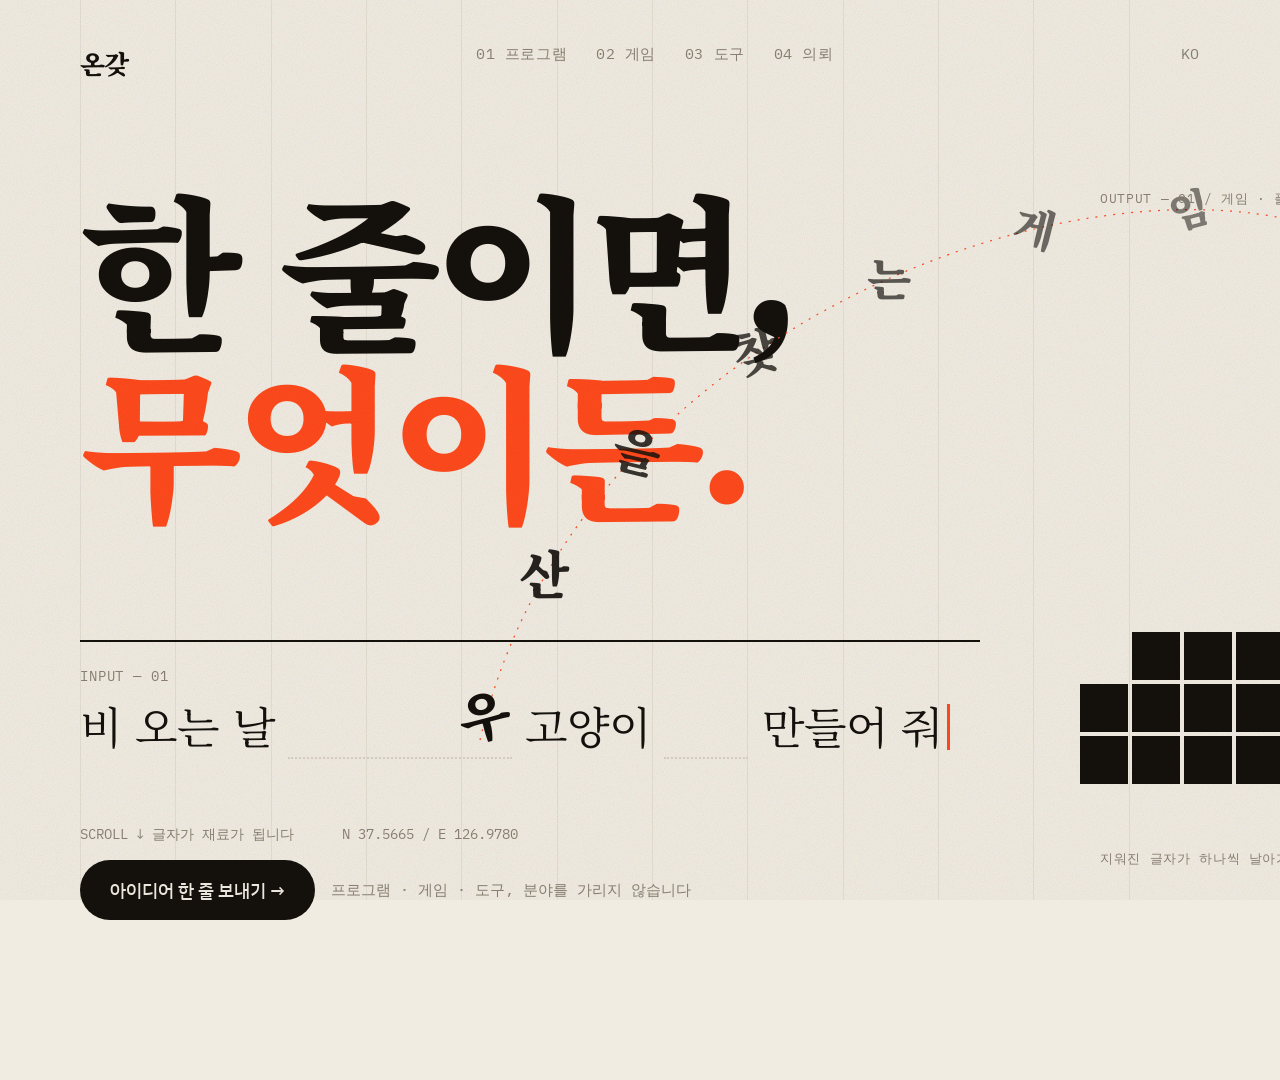
<file: templates/ai-startup-section/stage1/dir/mock-a.html>
<!doctype html>
<html lang="ko"><head><meta charset="utf-8"><title>Mock A — 한 줄의 재배치</title>
<link href="https://fonts.googleapis.com/css2?family=Noto+Serif+KR:wght@400;900&family=IBM+Plex+Sans+KR:wght@400;500&family=IBM+Plex+Mono:wght@400&display=swap" rel="stylesheet">
<style>
:root{--paper:#F1ECE2;--ink:#14110D;--mute:#8A8173;--acc:#FF4A1C;--line:#D8D0C2}
*{box-sizing:border-box;margin:0;padding:0}
html,body{width:1920px;height:1080px;overflow:hidden;background:var(--paper);color:var(--ink);font-family:'IBM Plex Sans KR',sans-serif}
body::after{content:"";position:fixed;inset:0;pointer-events:none;opacity:.18;mix-blend-mode:multiply;
 background-image:url("data:image/svg+xml,%3Csvg xmlns='http://www.w3.org/2000/svg' width='220' height='220'%3E%3Cfilter id='n'%3E%3CfeTurbulence type='fractalNoise' baseFrequency='.9' numOctaves='2'/%3E%3C/filter%3E%3Crect width='100%25' height='100%25' filter='url(%23n)'/%3E%3C/svg%3E")}
nav{position:absolute;left:80px;right:80px;top:44px;display:flex;justify-content:space-between;font:400 15px 'IBM Plex Mono',monospace;letter-spacing:.04em}
nav b{font:900 26px 'Noto Serif KR',serif;letter-spacing:-.02em}
nav span{color:var(--mute)}
.cols{position:absolute;inset:0;display:grid;grid-template-columns:repeat(12,1fr);gap:24px;padding:0 80px;pointer-events:none}
.cols i{border-left:1px solid var(--line);opacity:.5}
h1{position:absolute;left:80px;top:180px;font:900 168px/1.02 'Noto Serif KR',serif;letter-spacing:-.045em}
h1 em{font-style:normal;color:var(--acc)}
.prompt{position:absolute;left:80px;top:640px;width:900px;border-top:2px solid var(--ink);padding-top:22px}
.prompt small{font:400 14px 'IBM Plex Mono',monospace;color:var(--mute);letter-spacing:.06em}
.prompt p{font:400 44px/1.35 'Noto Serif KR',serif;margin-top:10px;letter-spacing:-.02em}
.prompt p .gone{color:transparent;border-bottom:2px dotted var(--line)}
.caret{display:inline-block;width:3px;height:46px;background:var(--acc);vertical-align:-6px;margin-left:4px}
.meta{position:absolute;left:80px;bottom:56px;font:400 14px 'IBM Plex Mono',monospace;color:var(--mute);display:flex;gap:48px}
.cta{position:absolute;left:80px;top:860px;display:flex;gap:16px;align-items:center}
.cta a{font:500 18px 'IBM Plex Sans KR';background:var(--ink);color:var(--paper);padding:18px 30px;border-radius:999px;text-decoration:none}
.cta span{font:400 15px 'IBM Plex Mono';color:var(--mute)}
#stage{position:absolute;left:1040px;top:150px;width:800px;height:820px}
.g{position:absolute;font:900 54px/1 'Noto Serif KR',serif;color:var(--ink);width:64px;height:64px;display:flex;align-items:center;justify-content:center}
.g.tile{background:var(--ink);color:var(--paper);font-size:30px}
.g.acc{background:var(--acc);color:var(--paper)}
.lbl{position:absolute;font:400 13px 'IBM Plex Mono';color:var(--mute);letter-spacing:.05em}
svg{position:absolute;left:0;top:0;overflow:visible}
</style></head><body>
<div class="cols"><i></i><i></i><i></i><i></i><i></i><i></i><i></i><i></i><i></i><i></i><i></i><i></i></div>
<nav><b>온갖</b><span>01 프로그램 &nbsp; 02 게임 &nbsp; 03 도구 &nbsp; 04 의뢰</span><span>KO</span></nav>
<h1>한 줄이면,<br><em>무엇이든.</em></h1>
<div class="prompt"><small>INPUT — 01</small>
<p>비 오는 날 <span class="gone">우산을 찾는</span> 고양이 <span class="gone">게임</span> 만들어 줘<span class="caret"></span></p></div>
<div class="cta"><a>아이디어 한 줄 보내기 →</a><span>프로그램 · 게임 · 도구, 분야를 가리지 않습니다</span></div>
<div class="meta"><span>SCROLL ↓ 글자가 재료가 됩니다</span><span>N 37.5665 / E 126.9780</span></div>
<div id="stage"><svg width="800" height="820" id="trail"></svg></div>
<script>
const st=document.getElementById('stage'),svg=document.getElementById('trail');const NS='http://www.w3.org/2000/svg';
const cell=52,ox=40,oy=170;
const level=["..............","..............",".......R......","......###.....","..............","...R......##..","####....C.....","#####.######.#","##############"];
const cells=[];level.forEach((row,r)=>[...row].forEach((ch,c)=>{if(ch!=='.')cells.push({ch,x:ox+c*cell,y:oy+r*cell,r,c})}));
cells.sort((a,b)=>(b.r*20+b.c)-(a.r*20+a.c)); // bottom-right lands first
const src="우산을찾는게임우산을찾는게임우산을찾는";
// path from the gaps in the prompt (stage coords: prompt row ~ y 580, x -700..-500) arcing up then down into the grid
const sx=-560,sy=590;
const N=cells.length;
const path=document.createElementNS(NS,'path');
path.setAttribute('d',`M${sx} ${sy} C ${sx+120} ${sy-520}, ${ox+300} ${oy-260}, ${ox+380} ${oy+40}`);
path.setAttribute('stroke','#FF4A1C');path.setAttribute('stroke-width','1.2');path.setAttribute('fill','none');path.setAttribute('stroke-dasharray','2 7');svg.appendChild(path);
const L=path.getTotalLength();
cells.forEach((t,i)=>{const d=document.createElement('div');d.className='g';d.style.width=d.style.height=(cell-4)+'px';
 const landed=i<N-8;
 if(landed){d.style.left=t.x+'px';d.style.top=t.y+'px';
   if(t.ch==='#')d.classList.add('tile');
   if(t.ch==='R'){d.classList.add('acc');d.textContent='☂';d.style.fontSize='30px'}
   if(t.ch==='C'){d.classList.add('acc');d.textContent='고';d.style.fontSize='30px'}
 } else {const j=i-(N-8);const pt=path.getPointAtLength(L*(j/8)*0.96+L*0.02);
   d.style.left=(pt.x-cell/2)+'px';d.style.top=(pt.y-cell/2)+'px';d.textContent=src[j];
   d.style.transform=`rotate(${(j%3-1)*14}deg) scale(${.7+.3*(1-j/8)})`;d.style.opacity=.35+.65*(1-j/8)}
 st.appendChild(d)});
const lab=(x,y,t)=>{const a=document.createElement('div');a.className='lbl';a.style.cssText=`left:${x}px;top:${y}px`;a.textContent=t;st.appendChild(a)};
lab(60,40,'OUTPUT — 01 / 게임 · 플랫포머 · 1스테이지');lab(60,700,'지워진 글자가 하나씩 날아가 타일이 됩니다   ·   고양이 = "고"');
</script></body></html>
</file>
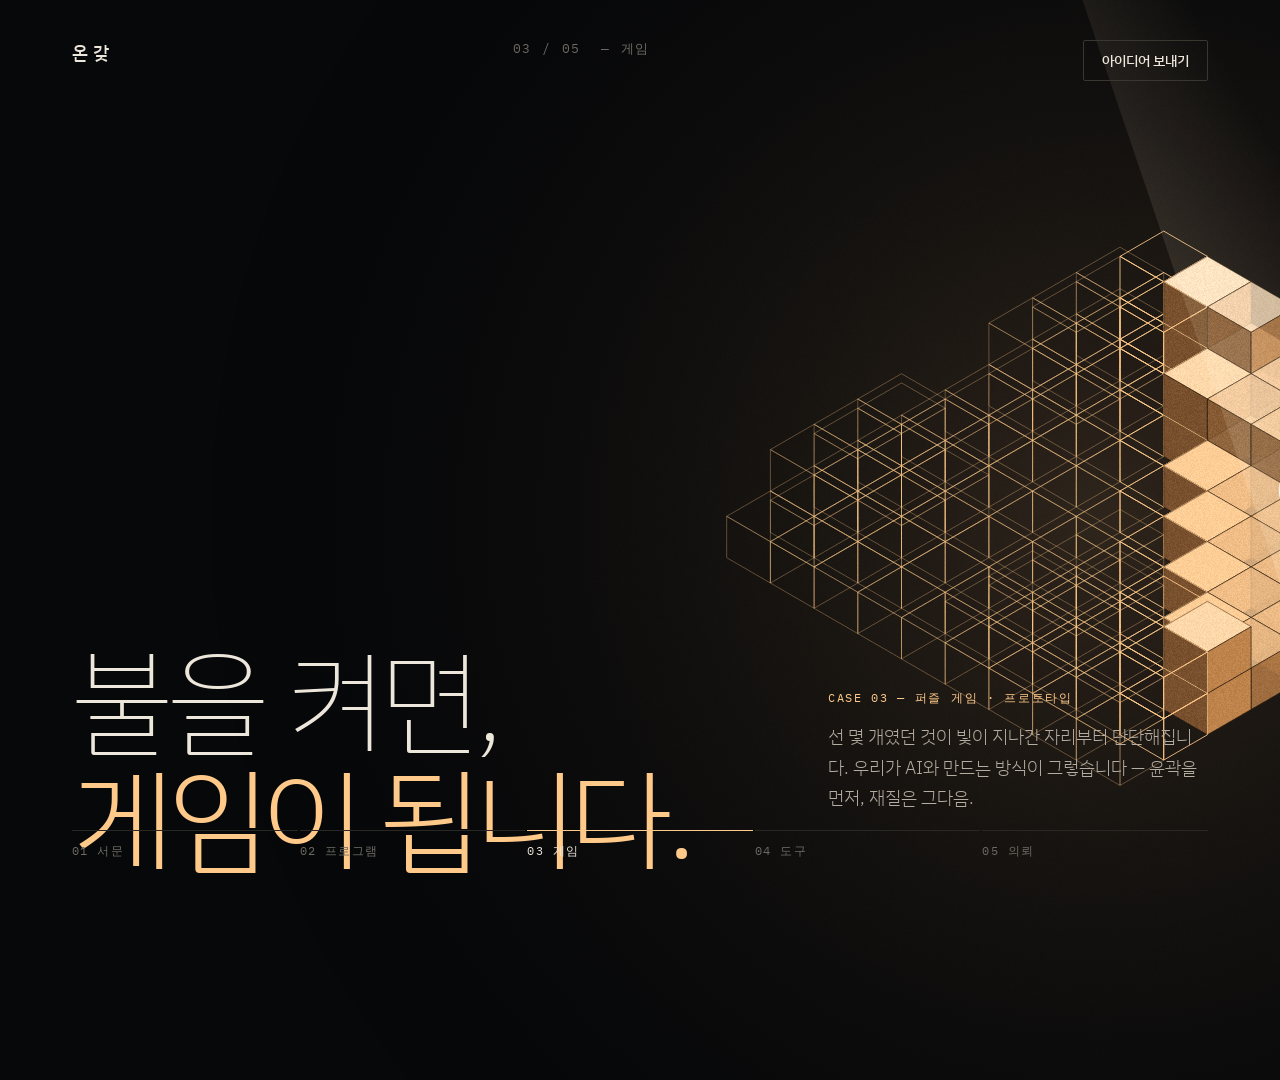
<file: templates/ai-startup-section/stage1/dir/mock-b.html>
<!doctype html>
<html lang="ko"><head><meta charset="utf-8"><title>Mock B — 불 켜지는 작업대</title>
<link href="https://fonts.googleapis.com/css2?family=IBM+Plex+Sans+KR:wght@200;300;500&family=IBM+Plex+Mono:wght@300;400&display=swap" rel="stylesheet">
<style>
:root{--bg:#07080A;--ink:#EDE6DA;--mute:#6E6A63;--warm:#FFC98A;--hot:#FFE7C4}
*{box-sizing:border-box;margin:0;padding:0}
html,body{width:1920px;height:1080px;overflow:hidden;background:var(--bg);color:var(--ink);font-family:'IBM Plex Sans KR',sans-serif}
canvas{position:absolute;inset:0}
nav{position:absolute;left:72px;right:72px;top:40px;display:flex;justify-content:space-between;font:400 13px 'IBM Plex Mono';letter-spacing:.14em;color:var(--mute);z-index:2}
nav b{color:var(--ink);font:500 18px 'IBM Plex Sans KR';letter-spacing:.3em}
h1{position:absolute;left:72px;top:640px;font:200 112px/1.05 'IBM Plex Sans KR';letter-spacing:-.04em;z-index:2}
h1 span{color:var(--warm);font-weight:300}
.cap{position:absolute;right:72px;top:690px;width:380px;font:300 18px/1.7 'IBM Plex Sans KR';color:#B5ADA1;z-index:2}
.cap small{display:block;font:400 12px 'IBM Plex Mono';letter-spacing:.14em;color:var(--warm);margin-bottom:14px}
.bar{position:absolute;left:72px;right:72px;bottom:40px;display:grid;grid-template-columns:repeat(5,1fr);gap:2px;z-index:2;font:400 12px 'IBM Plex Mono';letter-spacing:.12em;color:var(--mute)}
.bar div{border-top:1px solid #2a2824;padding-top:12px}
.bar div.on{border-top:1px solid var(--warm);color:var(--ink)}
.cta{position:absolute;right:72px;top:40px;z-index:3;font:500 14px 'IBM Plex Sans KR';border:1px solid #3a3630;color:var(--ink);padding:10px 18px;border-radius:2px}
</style></head><body>
<canvas id="c" width="1920" height="1080"></canvas>
<nav><b>온갖</b><span>03 / 05 &nbsp;— 게임</span><span style="width:160px"></span></nav>
<a class="cta">아이디어 보내기</a>
<h1>불을 켜면,<br><span>게임이 됩니다.</span></h1>
<div class="cap"><small>CASE 03 — 퍼즐 게임 · 프로토타입</small>선 몇 개였던 것이 빛이 지나간 자리부터 단단해집니다. 우리가 AI와 만드는 방식이 그렇습니다 — 윤곽을 먼저, 재질은 그다음.</div>
<div class="bar"><div>01 서문</div><div>02 프로그램</div><div class="on">03 게임</div><div>04 도구</div><div>05 의뢰</div></div>
<script>
const c=document.getElementById('c'),x=c.getContext('2d');
// floor glow
let g=x.createRadialGradient(1100,520,10,1100,520,900);g.addColorStop(0,'rgba(255,190,120,.16)');g.addColorStop(1,'rgba(0,0,0,0)');x.fillStyle=g;x.fillRect(0,0,1920,1080);
// isometric puzzle board (built in code): grid of blocks, wireframe left of sweep, solid lit right of sweep
const cx=1120,cy=330,s=46;
function iso(i,j,k){return [cx+(i-j)*s*0.95,cy+(i+j)*s*0.55-k*s*0.9]}
const H=(i,j)=>{const v=Math.sin(i*1.3)+Math.cos(j*0.9)+Math.sin((i+j)*.5);return v>1.2?2:v>0.2?1:0};
const sweep=(i,j)=>i-j; const edge=1.5;
const blocks=[];for(let i=0;i<9;i++)for(let j=0;j<9;j++)for(let k=0;k<=H(i,j);k++)blocks.push([i,j,k]);
blocks.sort((a,b)=>(a[0]+a[1]+a[2])-(b[0]+b[1]+b[2]));
for(const [i,j,k] of blocks){
 const lit=sweep(i,j)>edge, near=Math.abs(sweep(i,j)-edge)<1.2;
 const t=iso(i,j,k+1),r=iso(i+1,j,k+1),b=iso(i+1,j+1,k+1),l=iso(i,j+1,k+1);
 const r0=iso(i+1,j,k),b0=iso(i+1,j+1,k),l0=iso(i,j+1,k);
 const face=(p,fill,stroke)=>{x.beginPath();x.moveTo(...p[0]);p.slice(1).forEach(q=>x.lineTo(...q));x.closePath();if(fill){x.fillStyle=fill;x.fill()}x.strokeStyle=stroke;x.lineWidth=1;x.stroke()};
 if(lit){const a=near?1:.8;
  face([t,r,b,l],`rgba(255,${206+k*10},${150+k*20},${a})`,'rgba(60,40,20,.5)');
  face([l,b,b0,l0],`rgba(120,80,45,${a})`,'rgba(30,20,10,.6)');
  face([b,r,r0,b0],`rgba(190,130,75,${a})`,'rgba(30,20,10,.6)');
 }else{const al=near?.85:.32;const st=`rgba(255,201,138,${al})`;
  face([t,r,b,l],null,st);face([l,b,b0,l0],null,st);face([b,r,r0,b0],null,st);}
}
// character (code-built): a small round piece on the lit side
const [px,py]=iso(6.5,2.5,H(6,2)+1);x.fillStyle='#FFF4E0';x.beginPath();x.ellipse(px,py-26,16,22,0,0,7);x.fill();x.fillStyle='#07080A';x.fillRect(px-7,py-32,4,6);x.fillRect(px+3,py-32,4,6);
// light sweep band
x.save();x.globalCompositeOperation='screen';
const [ax,ay]=iso(edge+4.5,4.5,0);let lg=x.createLinearGradient(ax-260,ay+150,ax+260,ay-150);lg.addColorStop(0,'rgba(255,231,196,0)');lg.addColorStop(.5,'rgba(255,231,196,.22)');lg.addColorStop(1,'rgba(255,231,196,0)');
x.fillStyle=lg;x.beginPath();x.moveTo(ax-120,-50);x.lineTo(ax+120,-50);x.lineTo(ax+520,1130);x.lineTo(ax+280,1130);x.fill();x.restore();
// grain
const id=x.getImageData(0,0,1920,1080),d=id.data;for(let n=0;n<d.length;n+=4){const v=(Math.random()-.5)*18;d[n]+=v;d[n+1]+=v;d[n+2]+=v}x.putImageData(id,0,0);
</script></body></html>
</file>
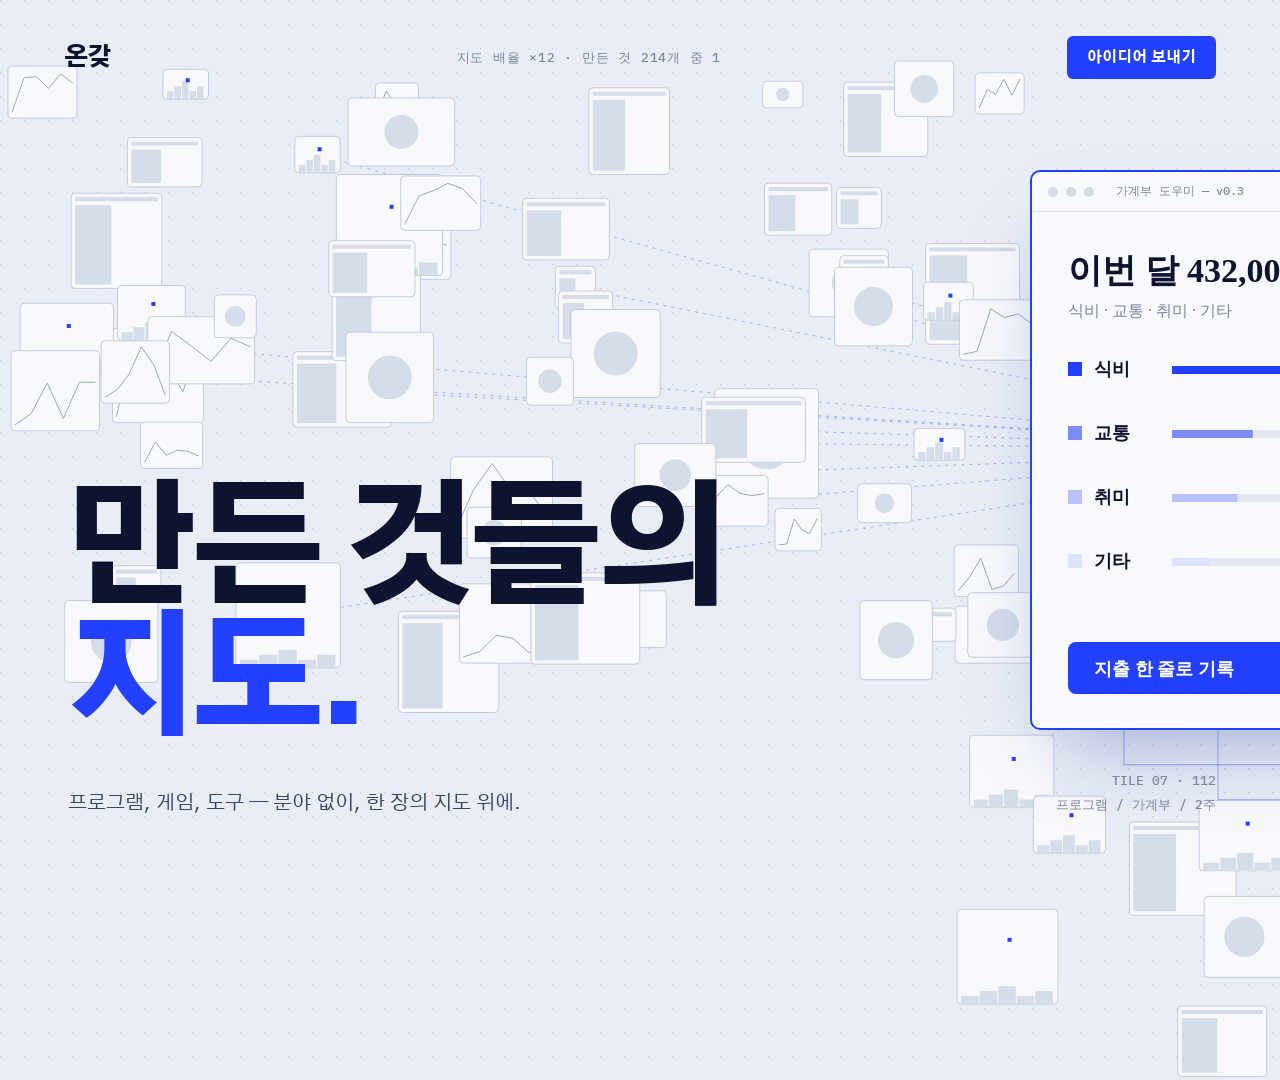
<file: templates/ai-startup-section/stage1/dir/mock-c.html>
<!doctype html>
<html lang="ko"><head><meta charset="utf-8"><title>Mock C — 만든 것들의 지도</title>
<link href="https://fonts.googleapis.com/css2?family=Gothic+A1:wght@400;800;900&family=IBM+Plex+Mono:wght@400;500&display=swap" rel="stylesheet">
<style>
:root{--bg:#E9EEF6;--ink:#0E1430;--mute:#7D879F;--acc:#2440FF;--tile:#F7F9FC}
*{box-sizing:border-box;margin:0;padding:0}
html,body{width:1920px;height:1080px;overflow:hidden;background:var(--bg);color:var(--ink);font-family:'Gothic A1',sans-serif}
canvas{position:absolute;inset:0}
nav{position:absolute;left:64px;right:64px;top:36px;display:flex;justify-content:space-between;align-items:center;font:500 13px 'IBM Plex Mono';color:var(--mute);letter-spacing:.06em}
nav b{font:900 24px 'Gothic A1';color:var(--ink);letter-spacing:-.03em}
nav a{font:800 15px 'Gothic A1';background:var(--acc);color:#fff;padding:12px 20px;border-radius:6px;letter-spacing:0}
h1{position:absolute;left:64px;bottom:150px;font:900 132px/0.98 'Gothic A1';letter-spacing:-.06em}
h1 em{font-style:normal;color:var(--acc)}
p.sub{position:absolute;left:68px;bottom:84px;font:400 20px 'Gothic A1';color:#3B4566}
.coord{position:absolute;right:64px;bottom:84px;font:500 13px 'IBM Plex Mono';color:var(--mute);text-align:right;line-height:1.8}
.zoom{position:absolute;left:1030px;top:170px;width:700px;height:560px;background:var(--tile);border:2px solid var(--acc);border-radius:10px;box-shadow:0 40px 80px -30px rgba(20,40,140,.35);overflow:hidden}
.zoom header{height:40px;border-bottom:1px solid #DCE2EE;display:flex;align-items:center;gap:8px;padding:0 16px;font:500 12px 'IBM Plex Mono';color:var(--mute)}
.zoom header i{width:10px;height:10px;border-radius:50%;background:#D3DAE8}
.zoom .tag{position:absolute;left:-2px;top:-34px;background:var(--acc);color:#fff;font:500 12px 'IBM Plex Mono';padding:6px 10px;border-radius:6px 6px 0 0}
</style></head><body>
<canvas id="c" width="1920" height="1080"></canvas>
<nav><b>온갖</b><span>지도 배율 ×12 · 만든 것 214개 중 1</span><a>아이디어 보내기</a></nav>
<div class="zoom" id="z"><span class="tag">ZOOM ×12</span><header><i></i><i></i><i></i>&nbsp; 가계부 도우미 — v0.3</header><canvas id="zc" width="700" height="520" style="position:absolute;left:0;top:40px"></canvas></div>
<h1>만든 것들의<br><em>지도.</em></h1>
<p class="sub">프로그램, 게임, 도구 — 분야 없이, 한 장의 지도 위에.</p>
<div class="coord">TILE 07 · 112<br>프로그램 / 가계부 / 2주</div>
<script>
const c=document.getElementById('c'),x=c.getContext('2d');
// infinite canvas: dot grid + many tiny made-things tiles, zoom origin around the big tile
x.fillStyle='#C9D2E4';for(let i=0;i<1920;i+=24)for(let j=0;j<1080;j+=24)x.fillRect(i,j,1.4,1.4);
let seed=7;const R=()=>(seed=(seed*16807)%2147483647)/2147483647;
const kinds=['app','game','chart','tool'];
const tiles=[];
for(let n=0;n<190;n++){const w=40+R()*70,h=w*(.6+R()*.5);const X=R()*1920,Y=60+R()*980;
 if(X>980&&X<1780&&Y>120&&Y<780)continue; if(X<900&&Y>620)continue; tiles.push({X,Y,w,h,k:kinds[n%4]})}
// faint lines from big tile to neighbors (connections)
x.strokeStyle='rgba(36,64,255,.35)';x.setLineDash([3,5]);
tiles.slice(0,14).forEach(t=>{x.beginPath();x.moveTo(1380,450);x.lineTo(t.X+t.w/2,t.Y+t.h/2);x.stroke()});x.setLineDash([]);
for(const t of tiles){x.fillStyle='#F7F9FC';x.strokeStyle='#C3CCE0';x.lineWidth=1;x.beginPath();x.roundRect(t.X,t.Y,t.w,t.h,4);x.fill();x.stroke();
 x.fillStyle='#D5DCEA';
 if(t.k==='app'){x.fillRect(t.X+4,t.Y+4,t.w-8,4);x.fillRect(t.X+4,t.Y+12,t.w*.4,t.h-16)}
 if(t.k==='game'){for(let i=0;i<5;i++)x.fillRect(t.X+4+i*(t.w-8)/5,t.Y+t.h-8-((i*7)%3)*5,(t.w-8)/5-1,8+((i*7)%3)*5);x.fillStyle='#2440FF';x.fillRect(t.X+t.w*.5,t.Y+t.h*.3,4,4)}
 if(t.k==='chart'){x.strokeStyle='#9AA8C8';x.beginPath();x.moveTo(t.X+4,t.Y+t.h-6);for(let i=1;i<6;i++)x.lineTo(t.X+4+i*(t.w-8)/5,t.Y+6+R()*(t.h-12));x.stroke()}
 if(t.k==='tool'){x.beginPath();x.arc(t.X+t.w/2,t.Y+t.h/2,Math.min(t.w,t.h)*.25,0,7);x.fill()}
}
// zoom frame trails: rectangles scaling from a small tile to the big one (the signature zoom-through)
x.strokeStyle='rgba(36,64,255,.5)';
for(let k=1;k<5;k++){const f=k/5;const sx=1500,sy=860,sw=60,sh=44;const X=sx+(1030-sx)*f,Y=sy+(170-sy)*f,W=sw+(700-sw)*f,H=sh+(560-sh)*f;x.globalAlpha=.25+.15*k;x.strokeRect(X,Y,W,H)}x.globalAlpha=1;
x.fillStyle='#2440FF';x.fillRect(1500,860,60,44);
// inside zoomed tile: a little budget app (code-drawn)
const z=document.getElementById('zc').getContext('2d');
z.fillStyle='#0E1430';z.font='800 34px "Gothic A1"';z.fillText('이번 달 432,000원',36,70);
z.fillStyle='#7D879F';z.font='400 16px "Gothic A1"';z.fillText('식비 · 교통 · 취미 · 기타',36,104);
const vals=[.52,.21,.17,.10],cols=['#2440FF','#7C8CFF','#B8C2FF','#DCE2FF'];let a=-Math.PI/2;
vals.forEach((v,i)=>{z.beginPath();z.moveTo(520,250);z.arc(520,250,120,a,a+v*Math.PI*2);z.fillStyle=cols[i];z.fill();a+=v*Math.PI*2});
z.fillStyle='#F7F9FC';z.beginPath();z.arc(520,250,62,0,7);z.fill();
for(let i=0;i<4;i++){z.fillStyle=cols[i];z.fillRect(36,150+i*64,14,14);z.fillStyle='#0E1430';z.font='600 18px "Gothic A1"';z.fillText(['식비','교통','취미','기타'][i],62,163+i*64);z.fillStyle='#E3E8F2';z.fillRect(140,154+i*64,200,8);z.fillStyle=cols[i];z.fillRect(140,154+i*64,200*vals[i]/.52,8)}
z.fillStyle='#2440FF';z.beginPath();z.roundRect(36,430,220,52,8);z.fill();z.fillStyle='#fff';z.font='800 18px "Gothic A1"';z.fillText('지출 한 줄로 기록',62,463);
</script></body></html>
</file>
